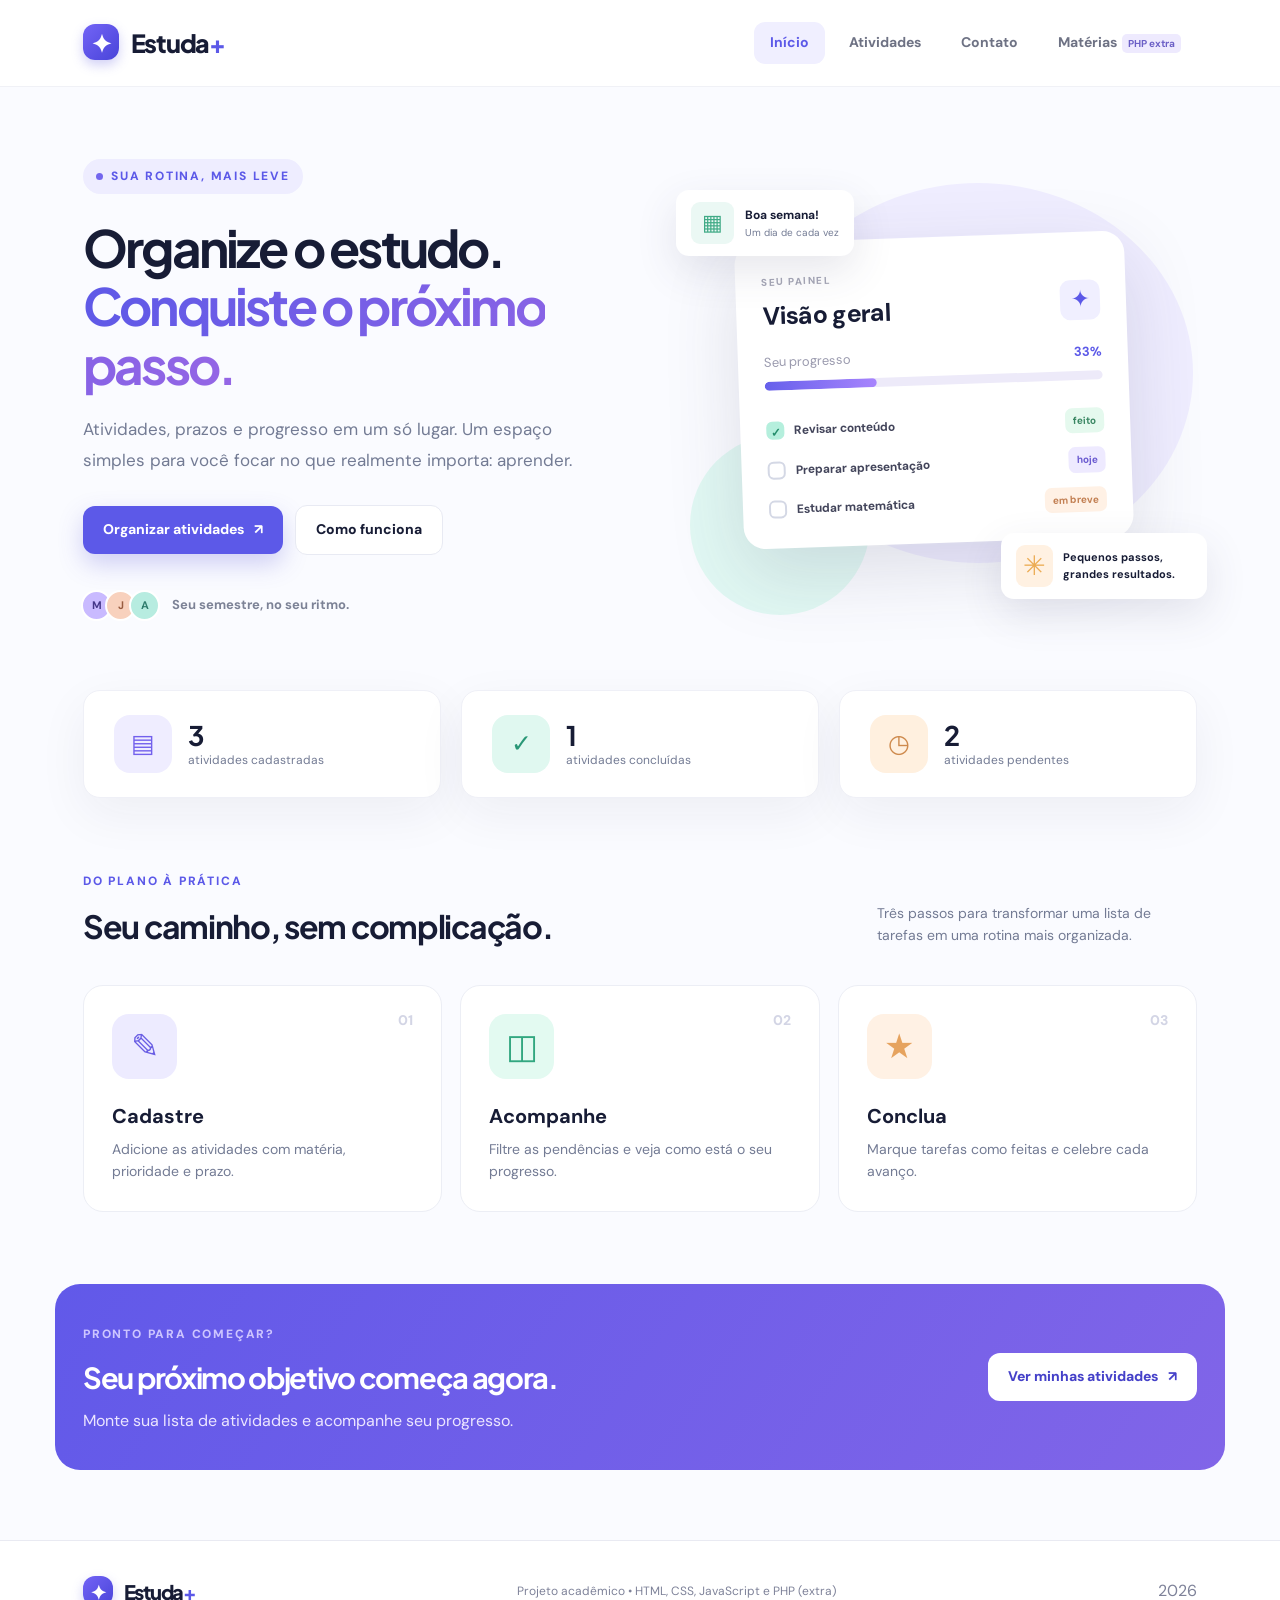
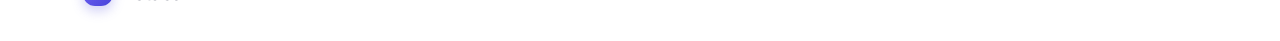
<file: index.html>
<!DOCTYPE html>
<html lang="pt-BR">
<head>
  <meta charset="UTF-8">
  <meta name="viewport" content="width=device-width, initial-scale=1.0">
  <meta name="description" content="Estuda+ — um organizador simples para planejar seus estudos, matérias e atividades.">
  <title>Estuda+ | Início</title>
  <link rel="stylesheet" href="assets/style.css">
  <script src="assets/app.js" defer></script>
</head>
<body data-page="home">
  <a class="skip-link" href="#conteudo">Pular para conteúdo</a>
  <header class="site-header">
    <div class="container header-inner">
      <a class="brand" href="index.html" aria-label="Estuda+ — página inicial"><span class="brand-mark">✦</span> Estuda<span class="brand-plus">+</span></a>
      <button class="menu-toggle" aria-expanded="false" aria-controls="menu-principal" aria-label="Abrir menu">☰</button>
      <nav class="main-nav" id="menu-principal" aria-label="Menu principal">
        <a class="nav-link active" aria-current="page" href="index.html">Início</a>
        <a class="nav-link" href="atividades.html">Atividades</a>
        <a class="nav-link" href="contato.html">Contato</a>
        <a class="nav-link nav-extra" href="materias.php">Matérias <span class="mini-tag">PHP extra</span></a>
      </nav>
    </div>
  </header>
  <main id="conteudo">
    <section class="hero container">
      <div class="hero-copy">
        <div class="eyebrow"><span class="eyebrow-dot"></span> SUA ROTINA, MAIS LEVE</div>
        <h1>Organize o estudo.<br><span class="gradient-text">Conquiste o próximo passo.</span></h1>
        <p>Atividades, prazos e progresso em um só lugar. Um espaço simples para você focar no que realmente importa: aprender.</p>
        <div class="hero-actions"><a class="btn btn-primary" href="atividades.html">Organizar atividades <span aria-hidden="true">↗</span></a><a class="btn btn-light" href="#como-funciona">Como funciona</a></div>
        <div class="hero-note"><span class="avatar-stack"><span>M</span><span>J</span><span>A</span></span> Seu semestre, no seu ritmo.</div>
      </div>
      <div class="hero-visual" aria-label="Visualização ilustrativa da organização de estudos">
        <div class="orb orb-one"></div><div class="orb orb-two"></div>
        <div class="floating-card week-tag"><span class="calendar-icon">▦</span><span><strong>Boa semana!</strong><small>Um dia de cada vez</small></span></div>
        <div class="preview-card">
          <div class="preview-top"><div><small>SEU PAINEL</small><h2>Visão geral</h2></div><span class="preview-logo">✦</span></div>
          <div class="mini-progress"><div class="mini-progress-text"><span>Seu progresso</span><strong id="hero-progress-label">0%</strong></div><div class="progress-track"><div class="progress-fill" id="hero-progress"></div></div></div>
          <div class="preview-items"><div class="preview-row"><span class="preview-checkbox done">✓</span><span>Revisar conteúdo</span><span class="pill neutral">feito</span></div><div class="preview-row"><span class="preview-checkbox"></span><span>Preparar apresentação</span><span class="pill lavender">hoje</span></div><div class="preview-row"><span class="preview-checkbox"></span><span>Estudar matemática</span><span class="pill peach">em breve</span></div></div>
        </div>
        <div class="floating-card star-tag"><span>✳</span><strong>Pequenos passos, grandes resultados.</strong></div>
      </div>
    </section>
    <section class="container stats-section" aria-label="Resumo das atividades">
      <div class="stat-card"><div class="stat-icon violet">▤</div><div><strong id="stat-total">0</strong><span>atividades cadastradas</span></div></div>
      <div class="stat-card"><div class="stat-icon mint">✓</div><div><strong id="stat-done">0</strong><span>atividades concluídas</span></div></div>
      <div class="stat-card"><div class="stat-icon orange">◷</div><div><strong id="stat-pending">0</strong><span>atividades pendentes</span></div></div>
    </section>
    <section class="container section" id="como-funciona"><div class="section-heading"><div><span class="section-kicker">DO PLANO À PRÁTICA</span><h2>Seu caminho, sem complicação.</h2></div><p>Três passos para transformar uma lista de tarefas em uma rotina mais organizada.</p></div>
      <div class="feature-grid"><article class="feature-card"><span class="feature-num">01</span><div class="feature-art art-violet">✎</div><h3>Cadastre</h3><p>Adicione as atividades com matéria, prioridade e prazo.</p></article><article class="feature-card"><span class="feature-num">02</span><div class="feature-art art-mint">◫</div><h3>Acompanhe</h3><p>Filtre as pendências e veja como está o seu progresso.</p></article><article class="feature-card"><span class="feature-num">03</span><div class="feature-art art-peach">★</div><h3>Conclua</h3><p>Marque tarefas como feitas e celebre cada avanço.</p></article></div>
    </section>
    <section class="container callout"><div><span class="section-kicker">PRONTO PARA COMEÇAR?</span><h2>Seu próximo objetivo começa agora.</h2><p>Monte sua lista de atividades e acompanhe seu progresso.</p></div><a href="atividades.html" class="btn btn-white">Ver minhas atividades <span aria-hidden="true">↗</span></a></section>
  </main>
  <footer class="site-footer"><div class="container footer-inner"><span class="brand footer-brand"><span class="brand-mark">✦</span> Estuda<span class="brand-plus">+</span></span><p>Projeto acadêmico • HTML, CSS, JavaScript e PHP (extra)</p><span>2026</span></div></footer>
</body>
</html>
</file>
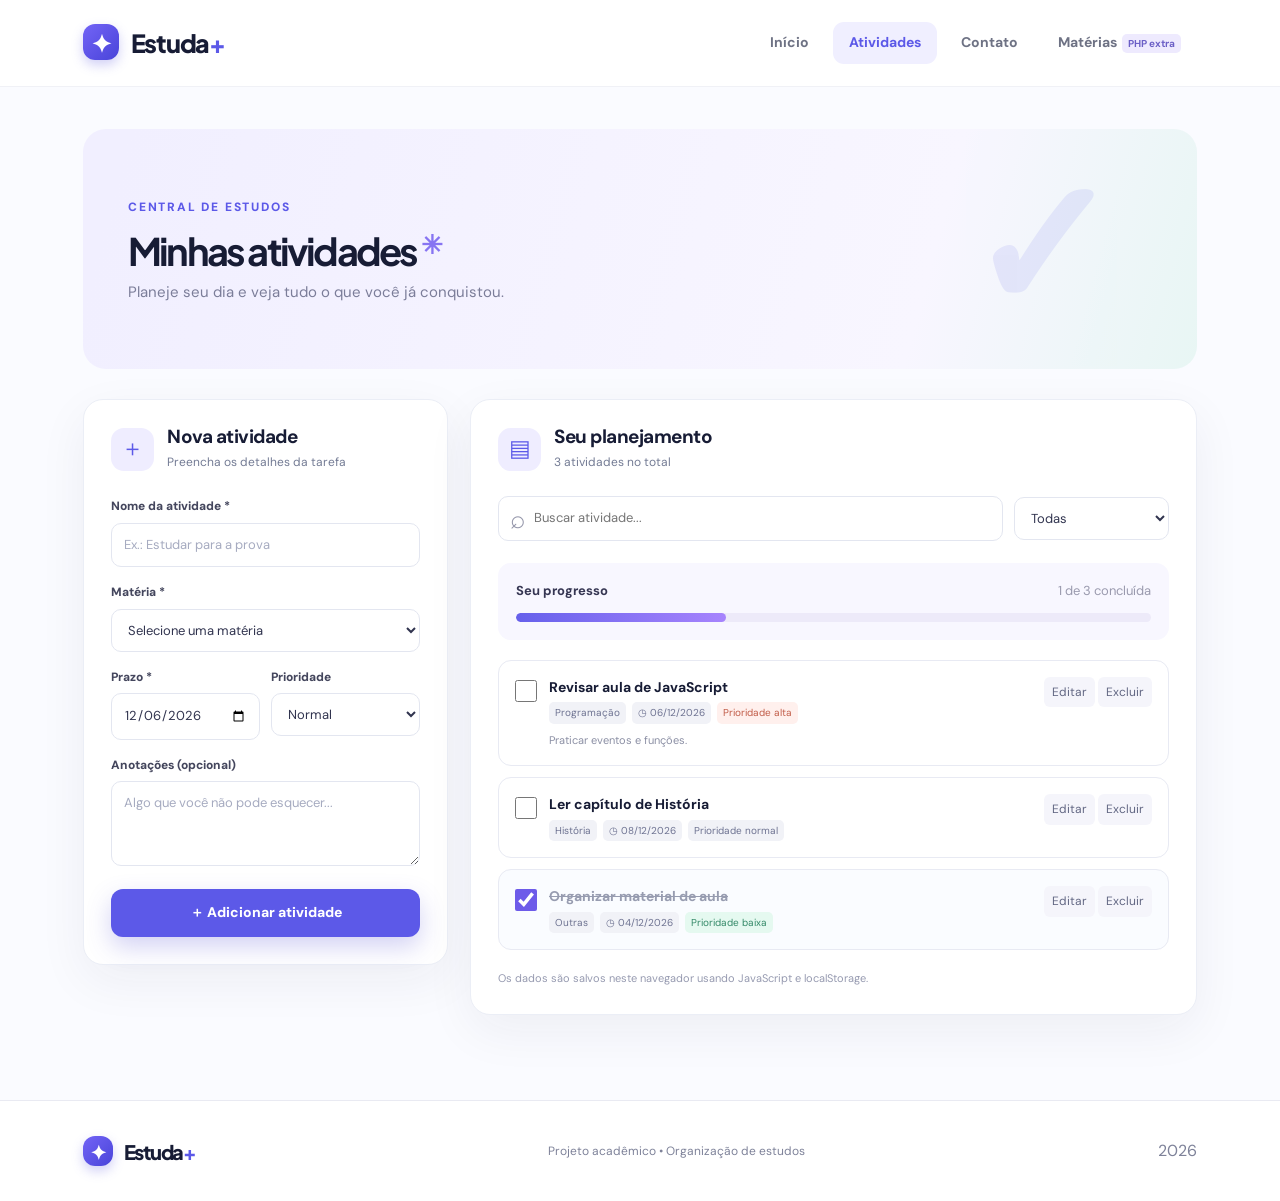
<file: atividades.html>
<!DOCTYPE html>
<html lang="pt-BR">
<head>
  <meta charset="UTF-8"><meta name="viewport" content="width=device-width, initial-scale=1.0">
  <meta name="description" content="Cadastre, edite, filtre e conclua suas atividades de estudo.">
  <title>Estuda+ | Atividades</title><link rel="stylesheet" href="assets/style.css"><script src="assets/app.js" defer></script>
</head>
<body data-page="tasks">
  <a class="skip-link" href="#conteudo">Pular para conteúdo</a>
  <header class="site-header"><div class="container header-inner"><a class="brand" href="index.html"><span class="brand-mark">✦</span> Estuda<span class="brand-plus">+</span></a><button class="menu-toggle" aria-expanded="false" aria-controls="menu-principal" aria-label="Abrir menu">☰</button><nav class="main-nav" id="menu-principal" aria-label="Menu principal"><a class="nav-link" href="index.html">Início</a><a class="nav-link active" aria-current="page" href="atividades.html">Atividades</a><a class="nav-link" href="contato.html">Contato</a><a class="nav-link nav-extra" href="materias.php">Matérias <span class="mini-tag">PHP extra</span></a></nav></div></header>
  <main class="container page-content" id="conteudo">
    <div class="page-banner"><div><span class="section-kicker">CENTRAL DE ESTUDOS</span><h1>Minhas atividades <span class="sparkle">✳</span></h1><p>Planeje seu dia e veja tudo o que você já conquistou.</p></div><span class="banner-decoration" aria-hidden="true">✓</span></div>
    <div class="task-layout">
      <section class="surface form-panel" aria-labelledby="form-title"><div class="panel-heading"><span class="panel-icon">＋</span><div><h2 id="form-title">Nova atividade</h2><p>Preencha os detalhes da tarefa</p></div></div>
        <form id="task-form" novalidate>
          <input type="hidden" id="task-id">
          <div class="field"><label for="task-title">Nome da atividade *</label><input id="task-title" maxlength="90" type="text" placeholder="Ex.: Estudar para a prova" required></div>
          <div class="field"><label for="task-subject">Matéria *</label><select id="task-subject" required><option value="">Selecione uma matéria</option><option>Matemática</option><option>Português</option><option>História</option><option>Programação</option><option>Outras</option></select></div>
          <div class="field-row"><div class="field"><label for="task-due">Prazo *</label><input id="task-due" type="date" required></div><div class="field"><label for="task-priority">Prioridade</label><select id="task-priority"><option value="normal">Normal</option><option value="alta">Alta</option><option value="baixa">Baixa</option></select></div></div>
          <div class="field"><label for="task-notes">Anotações (opcional)</label><textarea id="task-notes" maxlength="240" rows="3" placeholder="Algo que você não pode esquecer..."></textarea></div>
          <p class="form-error" id="task-error" role="alert" hidden></p><button class="btn btn-primary btn-full" type="submit" id="task-submit">＋ Adicionar atividade</button><button class="btn btn-text btn-full" type="button" id="task-cancel" hidden>Cancelar edição</button>
        </form>
      </section>
      <section class="surface task-panel" aria-labelledby="list-title"><div class="panel-heading list-panel-heading"><div class="panel-icon">▤</div><div><h2 id="list-title">Seu planejamento</h2><p id="task-summary">Carregando atividades...</p></div></div>
        <div class="list-controls"><div class="search-wrap"><span aria-hidden="true">⌕</span><label class="sr-only" for="task-search">Buscar atividades</label><input id="task-search" type="search" placeholder="Buscar atividade..."></div><label class="sr-only" for="task-filter">Filtrar atividades</label><select id="task-filter" aria-label="Filtrar tarefas"><option value="todas">Todas</option><option value="pendentes">Pendentes</option><option value="concluidas">Concluídas</option></select></div>
        <div class="task-progress"><div class="mini-progress-text"><strong>Seu progresso</strong><span id="task-progress-text">0 de 0 concluídas</span></div><div class="progress-track"><div class="progress-fill" id="task-progress"></div></div></div>
        <div class="task-list" id="task-list" aria-live="polite"></div>
        <p class="demo-note">Os dados são salvos neste navegador usando JavaScript e localStorage.</p>
      </section>
    </div>
  </main>
  <footer class="site-footer"><div class="container footer-inner"><a class="brand footer-brand" href="index.html"><span class="brand-mark">✦</span> Estuda<span class="brand-plus">+</span></a><p>Projeto acadêmico • Organização de estudos</p><span>2026</span></div></footer>
</body>
</html>
</file>
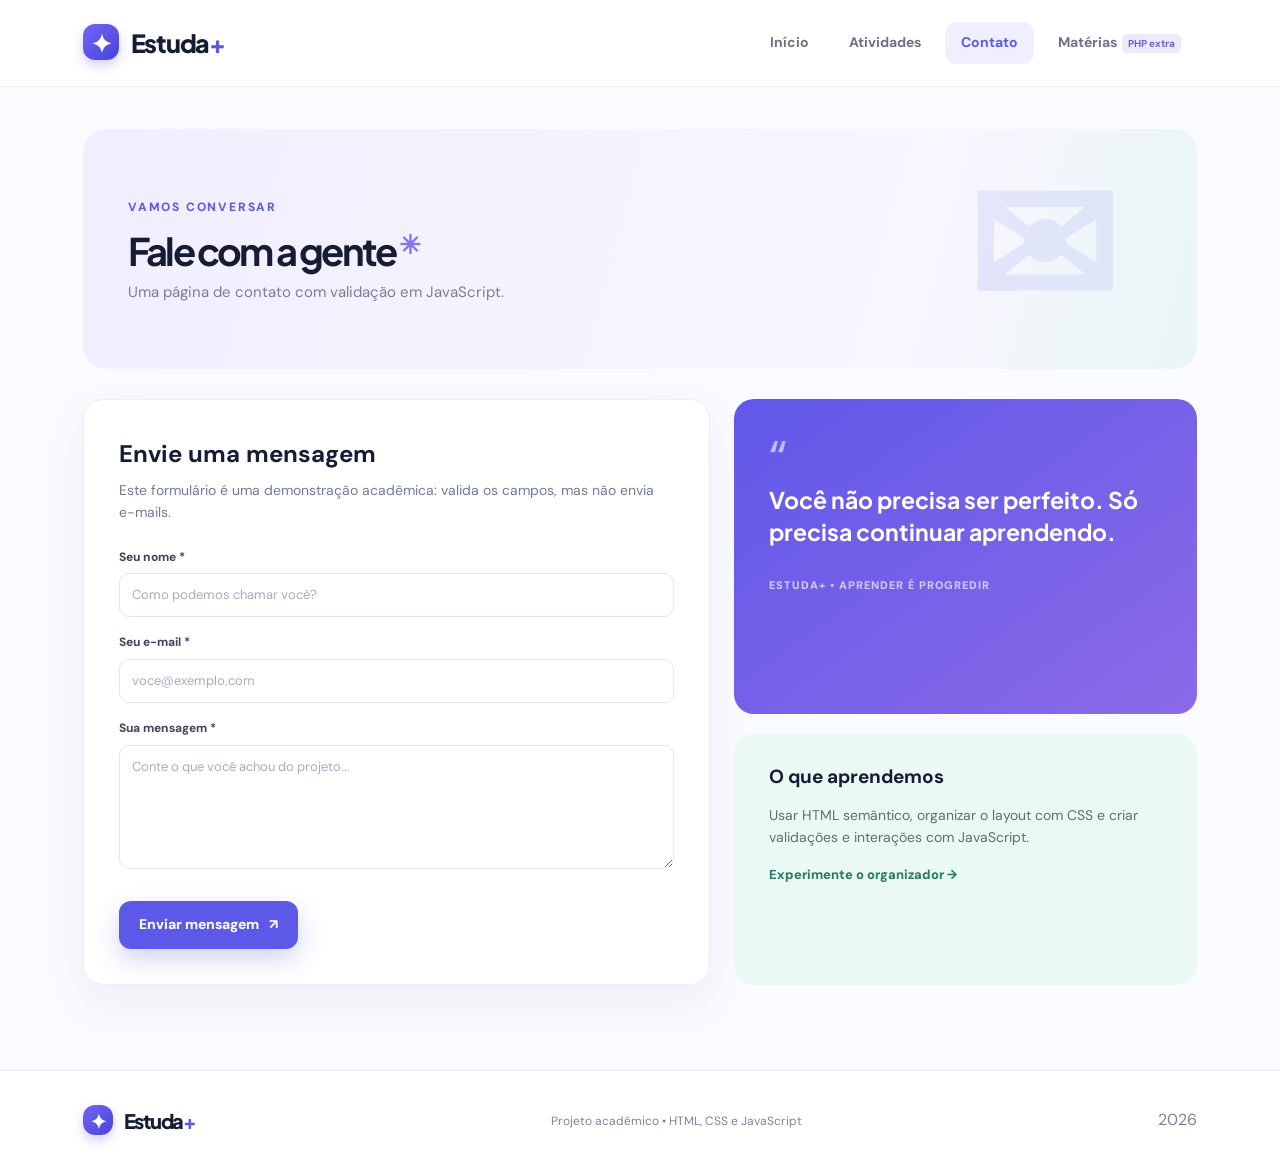
<file: contato.html>
<!DOCTYPE html>
<html lang="pt-BR"><head><meta charset="UTF-8"><meta name="viewport" content="width=device-width, initial-scale=1.0"><meta name="description" content="Página de contato demonstrativa com validação em JavaScript."><title>Estuda+ | Contato</title><link rel="stylesheet" href="assets/style.css"><script src="assets/app.js" defer></script></head>
<body data-page="contact"><a class="skip-link" href="#conteudo">Pular para conteúdo</a><header class="site-header"><div class="container header-inner"><a class="brand" href="index.html"><span class="brand-mark">✦</span> Estuda<span class="brand-plus">+</span></a><button class="menu-toggle" aria-expanded="false" aria-controls="menu-principal" aria-label="Abrir menu">☰</button><nav class="main-nav" id="menu-principal" aria-label="Menu principal"><a class="nav-link" href="index.html">Início</a><a class="nav-link" href="atividades.html">Atividades</a><a class="nav-link active" aria-current="page" href="contato.html">Contato</a><a class="nav-link nav-extra" href="materias.php">Matérias <span class="mini-tag">PHP extra</span></a></nav></div></header>
<main id="conteudo" class="container page-content"><div class="page-banner"><div><span class="section-kicker">VAMOS CONVERSAR</span><h1>Fale com a gente <span class="sparkle">✳</span></h1><p>Uma página de contato com validação em JavaScript.</p></div><span class="banner-decoration" aria-hidden="true">✉</span></div>
<div class="contact-grid"><section class="surface contact-panel"><h2>Envie uma mensagem</h2><p class="panel-intro">Este formulário é uma demonstração acadêmica: valida os campos, mas não envia e-mails.</p><form id="contact-form" novalidate><div class="field"><label for="contact-name">Seu nome *</label><input id="contact-name" type="text" placeholder="Como podemos chamar você?" required minlength="2"></div><div class="field"><label for="contact-email">Seu e-mail *</label><input id="contact-email" type="email" placeholder="voce@exemplo.com" required></div><div class="field"><label for="contact-message">Sua mensagem *</label><textarea id="contact-message" rows="5" required minlength="10" placeholder="Conte o que você achou do projeto..."></textarea></div><p class="form-error" id="contact-feedback" role="status" aria-live="polite" hidden></p><button type="submit" class="btn btn-primary">Enviar mensagem <span aria-hidden="true">↗</span></button></form></section>
<aside class="contact-aside"><div class="quote-card"><span class="quote-symbol">“</span><p>Você não precisa ser perfeito. Só precisa continuar aprendendo.</p><span class="quote-sub">ESTUDA+ • APRENDER É PROGREDIR</span></div><div class="tips-card"><h3>O que aprendemos</h3><p>Usar HTML semântico, organizar o layout com CSS e criar validações e interações com JavaScript.</p><a class="text-link" href="atividades.html">Experimente o organizador →</a></div></aside></div></main>
<footer class="site-footer"><div class="container footer-inner"><a class="brand footer-brand" href="index.html"><span class="brand-mark">✦</span> Estuda<span class="brand-plus">+</span></a><p>Projeto acadêmico • HTML, CSS e JavaScript</p><span>2026</span></div></footer></body></html>
</file>
<file: assets/style.css>
@import url('https://fonts.googleapis.com/css2?family=DM+Sans:wght@400;500;600;700;800&family=Plus+Jakarta+Sans:wght@400;500;600;700;800&display=swap');
:root{--ink:#171c35;--muted:#737b94;--purple:#5c59e8;--purple-dark:#4541c9;--purple-light:#f0efff;--mint:#e4fbf3;--line:#e8eaf3;--bg:#fafbff;--white:#fff;--shadow:0 16px 50px rgba(26,28,66,.06);--radius:20px}
*{box-sizing:border-box}html{scroll-behavior:smooth}body{margin:0;background:var(--bg);font-family:'DM Sans',Arial,sans-serif;color:var(--ink);line-height:1.55}a{color:inherit;text-decoration:none}button,input,select,textarea{font:inherit}button{cursor:pointer}input,select,textarea{outline-color:var(--purple)}.container{max-width:1170px;margin:auto;padding:0 28px}.skip-link,.sr-only{position:absolute;width:1px;height:1px;overflow:hidden;clip:rect(0,0,0,0)}.skip-link:focus{position:fixed;width:auto;height:auto;clip:auto;z-index:99;left:12px;top:12px;background:#fff;padding:12px;border-radius:8px}
.site-header{background:#fff;border-bottom:1px solid #f0f1f6;position:relative;z-index:4}.header-inner{display:flex;justify-content:space-between;align-items:center;min-height:86px}.brand{font-family:'Plus Jakarta Sans',Arial,sans-serif;font-size:25px;font-weight:800;letter-spacing:-1.3px;white-space:nowrap}.brand-mark{display:inline-grid;place-items:center;color:#fff;background:linear-gradient(135deg,#7364f6,#4944d9);width:36px;height:36px;border-radius:12px;margin-right:8px;box-shadow:0 5px 12px #7672e455}.brand-plus{color:var(--purple)}.main-nav{display:flex;gap:8px;align-items:center}.nav-link{font-size:14px;font-weight:700;padding:10px 16px;border-radius:11px;color:#6e7284;transition:background .2s}.nav-link:hover,.nav-link.active{background:var(--purple-light);color:var(--purple)}.mini-tag{display:inline-block;background:#eeeafe;color:#6b5fc6;font-size:10px;padding:2px 6px;border-radius:5px;vertical-align:middle;margin-left:2px}.menu-toggle{display:none;border:1px solid var(--line);border-radius:10px;background:#fff;padding:8px 12px}
.hero{min-height:560px;display:grid;grid-template-columns:1.05fr 1fr;gap:34px;align-items:center;padding-top:68px;padding-bottom:65px}.eyebrow,.section-kicker{color:var(--purple);letter-spacing:1.8px;font-weight:800;font-size:12px}.eyebrow{display:inline-flex;align-items:center;gap:8px;background:#eeedff;padding:8px 13px;border-radius:50px}.eyebrow-dot{background:#7366ee;border-radius:100%;width:7px;height:7px}.hero h1,.page-banner h1{font-family:'Plus Jakarta Sans',Arial,sans-serif;letter-spacing:-2.8px;line-height:1.15}.hero h1{font-size:clamp(36px,4vw,55px);margin:24px 0 20px}.gradient-text{background:linear-gradient(100deg,#5e59e7,#9566e5);-webkit-background-clip:text;background-clip:text;color:transparent}.hero-copy>p{max-width:490px;color:var(--muted);font-size:17px;line-height:1.8}.hero-actions{display:flex;align-items:center;gap:12px;margin-top:30px;flex-wrap:wrap}.btn{display:inline-flex;align-items:center;justify-content:center;gap:10px;border:0;border-radius:12px;padding:13px 20px;font-weight:800;font-size:14px;transition:transform .15s,box-shadow .15s;cursor:pointer}.btn:hover{transform:translateY(-2px)}.btn-primary{color:#fff;background:var(--purple);box-shadow:0 10px 25px #5652d642}.btn-primary:hover{background:var(--purple-dark)}.btn-light{background:white;color:var(--ink);border:1px solid var(--line)}.btn-white{background:#fff;color:#4541c9}.btn-text{background:transparent;color:var(--muted);margin-top:6px}.btn-full{width:100%}.btn-danger{background:#fef0f0;color:#cb374e}.hero-note{display:flex;gap:12px;align-items:center;color:#7c8296;font-size:13px;font-weight:700;margin-top:35px}.avatar-stack{display:flex;padding-left:5px}.avatar-stack span{width:31px;height:31px;background:#c9baff;color:#45378a;display:grid;place-items:center;border:2px solid #fff;border-radius:50%;margin-left:-7px;font-size:11px}.avatar-stack span:nth-child(2){background:#f8d1bd;color:#985c40}.avatar-stack span:nth-child(3){background:#b7ece0;color:#307d6e}.hero-visual{min-height:470px;position:relative;display:grid;place-items:center}.orb{position:absolute;border-radius:50%;filter:blur(.5px)}.orb-one{width:430px;height:380px;background:#efedff;top:28px;right:4px}.orb-two{width:180px;height:180px;background:#e1f8f3;bottom:10px;left:20px}.preview-card{position:relative;z-index:1;background:#fff;border-radius:22px;box-shadow:0 26px 75px #34345b25;width:min(88%,390px);padding:26px;transform:rotate(-2deg)}.preview-top{display:flex;justify-content:space-between;align-items:center}.preview-top small{font-size:10px;letter-spacing:1.5px;color:#a6a7b6;font-weight:800}.preview-top h2{font-size:25px;letter-spacing:-.7px;margin:4px 0 16px}.preview-logo{display:grid;place-items:center;border-radius:10px;background:#f0efff;color:var(--purple);font-size:23px;width:40px;height:40px}.mini-progress-text{display:flex;justify-content:space-between;gap:12px;align-items:center;font-size:13px;margin-bottom:9px}.mini-progress-text span{color:#9a9aae}.mini-progress-text strong{color:var(--purple)}.progress-track{height:9px;border-radius:50px;background:#edeaf9;overflow:hidden}.progress-fill{height:100%;width:0%;background:linear-gradient(90deg,#6660eb,#a784fd);border-radius:50px;transition:width .3s}.preview-items{margin-top:28px;display:grid;gap:14px}.preview-row{display:flex;align-items:center;gap:10px;color:#42445a;font-size:12px;font-weight:700}.preview-checkbox{border:2px solid #d4d8e5;width:18px;height:18px;border-radius:6px;display:grid;place-items:center;flex:none;font-size:12px}.preview-checkbox.done{background:#b5efdd;color:#238d6b;border-color:#b5efdd}.pill{margin-left:auto;padding:5px 8px;border-radius:7px;font-size:10px;white-space:nowrap}.pill.neutral{background:#e5f9ee;color:#398662}.pill.lavender{background:#eeeaff;color:#6a5ad0}.pill.peach{background:#fff1e5;color:#c27f52}.floating-card{position:absolute;z-index:2;background:#fff;border-radius:13px;box-shadow:0 15px 40px #3f3d6720;padding:12px 15px}.week-tag{display:flex;align-items:center;gap:11px;top:35px;left:6px}.week-tag strong,.week-tag small{display:block}.week-tag strong{font-size:12px}.week-tag small{font-size:10px;color:var(--muted)}.calendar-icon{background:#ebf8f4;color:#40aa86;border-radius:9px;font-size:22px;padding:4px 11px}.star-tag{bottom:26px;right:-10px;display:flex;align-items:center;gap:10px;font-size:11px;max-width:206px}.star-tag span{background:#fff1e2;color:#ecac54;font-size:27px;padding:0 7px;border-radius:9px}
.stats-section{display:grid;grid-template-columns:repeat(3,1fr);gap:20px;margin-bottom:70px}.stat-card{display:flex;align-items:center;gap:16px;background:#fff;border:1px solid #eff0f7;border-radius:17px;padding:24px 30px;box-shadow:var(--shadow)}.stat-icon{display:grid;place-items:center;font-size:25px;width:58px;height:58px;border-radius:16px}.stat-icon.violet{color:#7260ed;background:#efedff}.stat-icon.mint{color:#299776;background:#e0f8f0}.stat-icon.orange{color:#ce8a4d;background:#fff0df}.stat-card strong,.stat-card span{display:block}.stat-card strong{font-family:'Plus Jakarta Sans',sans-serif;font-size:27px;line-height:1.2}.stat-card span{color:var(--muted);font-size:12px}.section{margin-bottom:72px}.section-heading{display:flex;justify-content:space-between;align-items:end;gap:30px;margin-bottom:25px}.section-heading h2,.callout h2{font-family:'Plus Jakarta Sans',sans-serif;font-size:32px;letter-spacing:-1.3px;margin:9px 0}.section-heading>p{max-width:320px;font-size:14px;color:var(--muted)}.feature-grid{display:grid;grid-template-columns:repeat(3,1fr);gap:18px}.feature-card{background:#fff;border:1px solid #eceef5;padding:28px;border-radius:20px;position:relative}.feature-num{position:absolute;right:28px;top:24px;color:#d3d5e5;font-weight:800;font-size:14px}.feature-art{font-size:34px;width:65px;height:65px;display:grid;place-items:center;border-radius:17px}.art-violet{background:#edebff;color:#695de4}.art-mint{background:#e3faf1;color:#32a780}.art-peach{background:#fff1e4;color:#e6a35e}.feature-card h3{font-size:20px;margin:22px 0 7px}.feature-card p{color:var(--muted);font-size:14px;margin:0}.callout{background:linear-gradient(125deg,#6159e9,#8165e8);color:#fff;border-radius:25px;padding-top:37px;padding-bottom:37px;margin-bottom:70px;display:flex;align-items:center;justify-content:space-between;gap:24px}.callout .section-kicker{color:#cdc5ff}.callout h2{font-size:29px}.callout p{color:#ece6ff;margin:0}.site-footer{border-top:1px solid #e9eaf2;background:#fff}.footer-inner{min-height:100px;display:flex;align-items:center;justify-content:space-between;gap:20px;color:#7e8299}.footer-brand{color:var(--ink);font-size:20px}.footer-brand .brand-mark{width:30px;height:30px}.footer-inner p{font-size:12px}
.page-content{padding-top:42px;padding-bottom:85px;min-height:calc(100vh - 190px)}.page-banner{position:relative;display:flex;justify-content:space-between;overflow:hidden;align-items:center;min-height:210px;border-radius:23px;background:linear-gradient(105deg,#f1efff 4%,#f8f6ff 75%,#e8f6f4);padding:30px 45px;margin-bottom:30px}.page-banner h1{font-size:38px;margin:10px 0 8px}.page-banner p{font-size:15px;color:#7b7d99;margin:0}.banner-decoration{font-size:180px;line-height:1;font-weight:800;opacity:.11;color:#5c59e8;margin-right:35px}.sparkle{font-size:26px;color:#8774f2;vertical-align:top}.task-layout{display:grid;grid-template-columns:365px minmax(0,1fr);align-items:start;gap:22px}.surface{background:#fff;border:1px solid #ebeef6;border-radius:20px;box-shadow:var(--shadow)}.form-panel,.task-panel,.contact-panel{padding:27px}.panel-heading{display:flex;gap:13px;align-items:center;margin-bottom:26px}.panel-icon{display:grid;place-items:center;flex:none;background:#efedff;color:var(--purple);height:43px;width:43px;border-radius:13px;font-size:23px}.panel-heading h2{font-size:19px;line-height:1.1;letter-spacing:-.5px;margin:0 0 5px}.panel-heading p{font-size:12px;color:var(--muted);margin:0}.field{margin-bottom:16px}.field label{display:block;font-size:12px;font-weight:800;margin-bottom:7px;color:#44465d}.field input,.field select,.field textarea,.list-controls input,.list-controls select{width:100%;background:#fff;border:1px solid #e3e6f0;border-radius:10px;padding:11px 12px;font-size:13px;color:#31344f}.field input::placeholder,.field textarea::placeholder{color:#a6abc0}.field textarea{resize:vertical}.field-row{display:grid;grid-template-columns:1fr 1fr;gap:11px}.form-error{background:#fff0f2;color:#a62745;font-size:12px;padding:10px;border-radius:9px}.form-error.success{background:#e8faf0;color:#196b51}.list-panel-heading{margin-bottom:25px}.list-controls{display:flex;gap:11px;align-items:center;margin-bottom:22px}.search-wrap{flex:1;position:relative}.search-wrap span{position:absolute;left:12px;top:3px;font-size:26px;color:#9496aa}.search-wrap input{padding-left:35px}.list-controls select{width:155px}.task-progress{background:#f8f7ff;padding:18px;border-radius:13px;margin-bottom:20px}.task-progress .mini-progress-text{margin-bottom:12px}.task-progress .mini-progress-text strong{color:#363653}.task-list{display:grid;gap:11px}.task-item{border:1px solid #e8eaf3;border-radius:13px;display:grid;grid-template-columns:auto minmax(0,1fr) auto;gap:12px;align-items:start;padding:16px}.task-item.done{background:#fafcff}.task-tick{height:22px;width:22px;accent-color:#6d5be9;margin:3px 0 0}.task-body h3{font-size:14px;margin:0 0 4px;overflow-wrap:anywhere}.task-item.done h3{text-decoration:line-through;color:#979cb0}.task-meta{display:flex;align-items:center;flex-wrap:wrap;gap:6px}.task-meta span{font-size:10px;background:#f1f2f7;border-radius:5px;color:#6d7291;padding:3px 6px}.task-meta .priority-alta{background:#fff0ed;color:#c15c48}.task-meta .priority-baixa{background:#e5f9f0;color:#348968}.task-description{color:#8b8fa4;font-size:11px;margin:8px 0 0}.task-actions{display:flex;gap:3px}.icon-btn{border:0;background:#f5f5fb;border-radius:6px;color:#626783;padding:6px 8px;font-size:12px}.icon-btn:hover{background:#ebe7fd;color:var(--purple)}.icon-btn.delete:hover{background:#ffecef;color:#b8314f}.empty-state{text-align:center;padding:40px 15px;color:var(--muted)}.empty-icon{display:block;font-size:30px;margin-bottom:8px}.demo-note{color:#969ab0;font-size:11px;margin:20px 0 0}.contact-grid{display:grid;grid-template-columns:1.15fr .85fr;gap:24px}.contact-panel{padding:35px}.contact-panel h2{font-size:24px;margin:0}.panel-intro{margin:8px 0 24px;color:var(--muted);font-size:14px}.contact-panel .btn{margin-top:8px}.contact-aside{display:grid;gap:20px}.quote-card{padding:35px;border-radius:20px;background:linear-gradient(145deg,#6058e9,#8b6ae7);color:#fff;min-height:245px}.quote-symbol{font-size:50px;line-height:1;color:#c7b9ff}.quote-card p{font-family:'Plus Jakarta Sans',sans-serif;font-size:23px;line-height:1.4;font-weight:700;margin:0 0 24px}.quote-sub{font-size:11px;color:#d5caff;letter-spacing:1px;font-weight:800}.tips-card{padding:28px 35px;border-radius:20px;background:#eaf9f4}.tips-card h3{margin:0 0 12px;font-size:19px}.tips-card p{color:#59736b;font-size:14px}.text-link{font-size:13px;font-weight:800;color:#267c64}
/* PHP CRUD */.crud-grid{display:grid;grid-template-columns:365px 1fr;gap:22px;align-items:start}.crud-list{width:100%;border-collapse:collapse}.crud-list th,.crud-list td{text-align:left;border-bottom:1px solid #edf0f7;padding:13px 6px;font-size:13px}.crud-list th{font-size:11px;letter-spacing:.7px;color:#8c8fa5}.swatch{display:inline-block;width:13px;height:13px;border-radius:5px;vertical-align:middle;margin-right:6px;border:1px solid #ddd}.crud-actions{display:flex;gap:7px}.crud-actions .btn{font-size:11px;padding:6px 9px}.alert{border-radius:12px;padding:12px 16px;font-size:13px;margin-bottom:16px}.alert.ok{background:#e4faf0;color:#227e5e}.alert.bad{background:#fff0f1;color:#a52d49}.help-text{color:var(--muted);font-size:12px}
@media(max-width:900px){.hero{grid-template-columns:1fr;gap:12px;padding-top:45px}.hero-copy{max-width:670px}.hero-visual{min-height:390px}.orb-one{right:15%;width:460px}.stats-section{margin-top:20px}.task-layout,.crud-grid{grid-template-columns:1fr}.feature-card{padding:22px}.nav-link{padding:9px}}
@media(max-width:680px){.container{padding:0 18px}.header-inner{min-height:70px}.brand{font-size:22px}.brand-mark{height:32px;width:32px}.menu-toggle{display:block}.main-nav{display:none;position:absolute;top:70px;left:0;right:0;box-shadow:0 14px 24px #35355816;padding:12px 18px 18px;background:#fff;flex-direction:column;align-items:stretch}.main-nav.open{display:flex}.hero h1{letter-spacing:-2px;font-size:39px}.hero-copy>p{font-size:15px}.hero-visual{min-height:355px}.orb-one{width:330px;height:295px;right:0}.orb-two{width:130px;height:130px}.preview-card{padding:19px;width:86%}.week-tag{top:3px;left:0}.star-tag{bottom:5px;right:0}.stats-section,.feature-grid,.contact-grid{grid-template-columns:1fr}.stats-section{gap:10px;margin-bottom:55px}.stat-card{padding:15px 20px}.section-heading{display:block}.section-heading h2{font-size:27px}.callout{border-radius:0;flex-direction:column;align-items:start;padding:30px 20px}.callout h2{font-size:26px}.footer-inner{flex-wrap:wrap;gap:5px;justify-content:center;padding-top:23px;padding-bottom:23px}.footer-inner p{order:3;width:100%;text-align:center}.page-content{padding-top:20px}.page-banner{padding:25px;min-height:170px}.page-banner h1{font-size:31px}.banner-decoration{font-size:100px;margin-right:0}.form-panel,.task-panel,.contact-panel{padding:20px}.list-controls{flex-wrap:wrap}.list-controls select{width:100%}.field-row{grid-template-columns:1fr 1fr}.crud-list{display:block;overflow-x:auto}.task-item{grid-template-columns:auto minmax(0,1fr)}.task-actions{grid-column:2;justify-content:flex-start}.quote-card{min-height:0}}
/* Respeita o atributo HTML hidden mesmo em botões com classe .btn. */
[hidden]{display:none !important}
</file>
